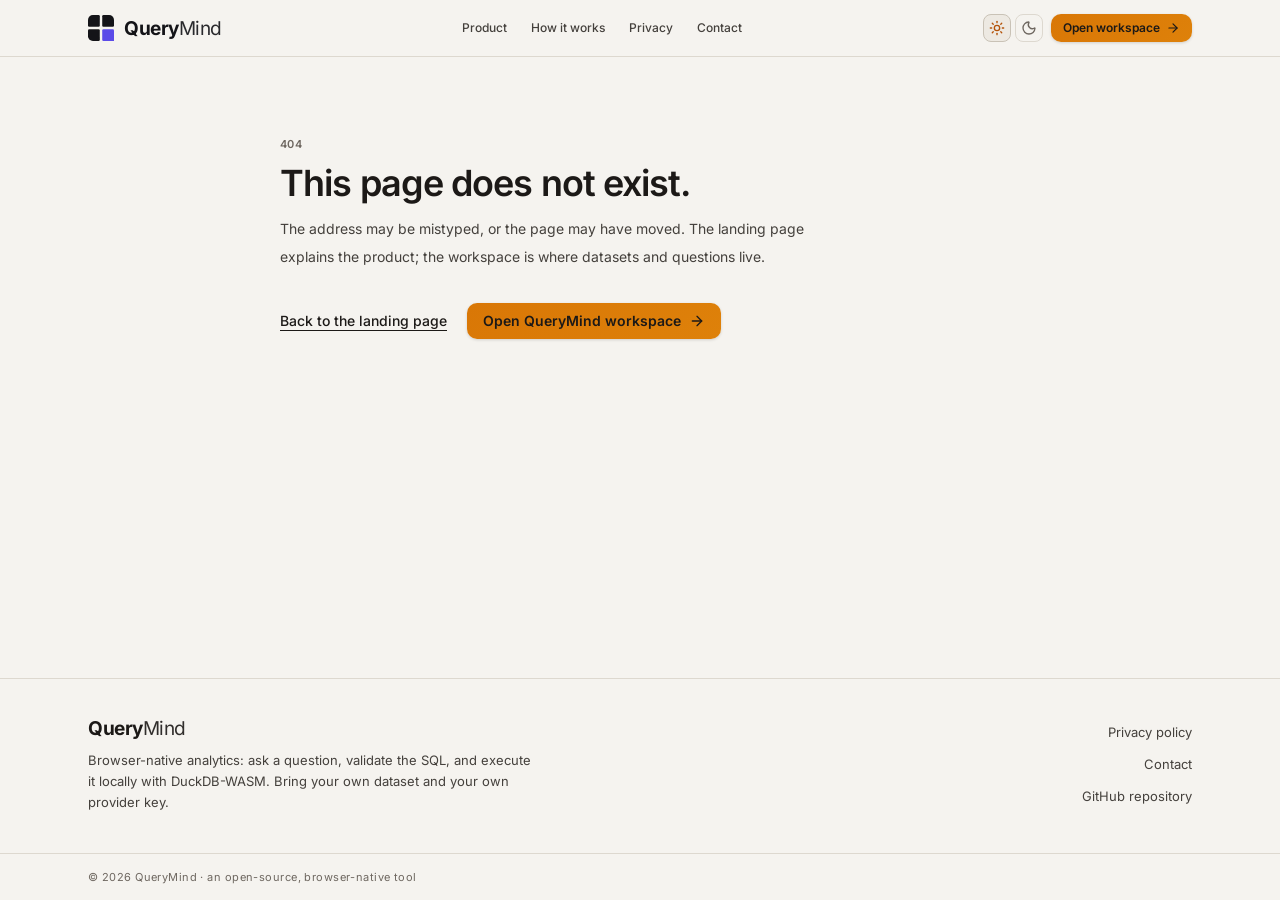
<file: index.html>
<!doctype html>
<html lang="en">
  <head>
    <meta charset="UTF-8" />
    <script>
      // Resolves the theme before the first paint so neither theme can flash. The application reads
      // the same key and rule through src/services/theme.ts, so this stays a reader, never a state owner.
      (function () {
        var preference = 'system';
        try {
          var stored = localStorage.getItem('query_mind_theme_preference');
          if (stored === 'light' || stored === 'dark' || stored === 'system') preference = stored;
        } catch (e) {}
        var isDark = preference === 'dark';
        if (preference === 'system') {
          try { isDark = matchMedia('(prefers-color-scheme: dark)').matches; } catch (e) {}
        }
        document.documentElement.classList.toggle('dark', isDark);
      })();
    </script>
    <meta name="viewport" content="width=device-width, initial-scale=1.0, viewport-fit=cover" />
    <!-- seo:start -->
  <title>QueryMind | Browser-Based Natural Language to SQL</title>
  <meta name="description" content="Ask questions about your data in plain English. QueryMind turns natural language into SQL and runs the analysis locally in your browser with DuckDB-WASM." />
  <meta name="robots" content="index,follow" />
  <link rel="canonical" href="https://querymind.in/" />
  <meta property="og:type" content="website" />
  <meta property="og:site_name" content="QueryMind" />
  <meta property="og:title" content="QueryMind | Browser-Based Natural Language to SQL" />
  <meta property="og:description" content="Ask questions about your data in plain English. QueryMind turns natural language into SQL and runs the analysis locally in your browser with DuckDB-WASM." />
  <meta property="og:url" content="https://querymind.in/" />
  <meta property="og:image" content="https://querymind.in/og/querymind-social-preview.png" />
  <meta property="og:image:width" content="1200" />
  <meta property="og:image:height" content="630" />
  <meta property="og:image:alt" content="QueryMind — Browser-Based Natural Language to SQL" />
  <meta name="twitter:card" content="summary_large_image" />
  <meta name="twitter:title" content="QueryMind | Browser-Based Natural Language to SQL" />
  <meta name="twitter:description" content="Ask questions about your data in plain English. QueryMind turns natural language into SQL and runs the analysis locally in your browser with DuckDB-WASM." />
  <meta name="twitter:image" content="https://querymind.in/og/querymind-social-preview.png" />
  <script type="application/ld+json">
{
  "@context": "https://schema.org",
  "@graph": [
    {
      "@type": "WebSite",
      "@id": "https://querymind.in/#website",
      "url": "https://querymind.in/",
      "name": "QueryMind"
    },
    {
      "@type": "SoftwareApplication",
      "@id": "https://querymind.in/#software",
      "name": "QueryMind",
      "url": "https://querymind.in/",
      "description": "Browser-based natural-language analytics: ask questions about a dataset in plain English, get validated SQL, and execute it locally with DuckDB-WASM.",
      "applicationCategory": "BusinessApplication",
      "operatingSystem": "Web browser",
      "featureList": [
        "Natural-language questions to validated SQL",
        "Local SQL execution with DuckDB-WASM",
        "CSV upload and in-browser parsing",
        "Interactive charts and evidence-grounded summaries",
        "Bring-your-own-key configuration for Gemini, Groq and OpenAI"
      ]
    }
  ]
}
  </script>
  <!-- seo:end -->
    <link rel="icon" type="image/svg+xml" href="data:image/svg+xml,%3Csvg xmlns='http://www.w3.org/2000/svg' viewBox='0 0 64 64'%3E%3Cpath d='M12,0 H26 A3,3 0 0 1 29,3 V26 A3,3 0 0 1 26,29 H3 A3,3 0 0 1 0,26 V12 A12,12 0 0 1 12,0 Z' fill='%23141418'/%3E%3Cpath d='M38,0 H52 A12,12 0 0 1 64,12 V26 A3,3 0 0 1 61,29 H38 A3,3 0 0 1 35,26 V3 A3,3 0 0 1 38,0 Z' fill='%23141418'/%3E%3Cpath d='M3,35 H26 A3,3 0 0 1 29,38 V61 A3,3 0 0 1 26,64 H12 A12,12 0 0 1 0,52 V38 A3,3 0 0 1 3,35 Z' fill='%23141418'/%3E%3Cpath d='M38,35 H61 A3,3 0 0 1 64,38 V64 H38 A3,3 0 0 1 35,61 V38 A3,3 0 0 1 38,35 Z' fill='%235B4BE8'/%3E%3C/svg%3E" />
    <script type="module" crossorigin src="/assets/index-D2cQV5H0.js"></script>
    <link rel="stylesheet" crossorigin href="/assets/index-BoCwoH1v.css">
  </head>
  <body class="bg-background text-text-primary antialiased selection:bg-[#5B4BE8]/30 selection:text-text-primary min-h-screen">
    <div id="root"><div class="flex min-h-screen flex-col bg-background text-text-primary"><a href="#main-content" class="focus-ring sr-only focus:not-sr-only focus:absolute focus:left-3 focus:top-3 focus:z-50 focus:rounded-lg focus:border focus:border-border-strong focus:bg-surface focus:px-3 focus:py-2 focus:text-sm focus:text-text-primary">Skip to content</a><header class="border-b border-border-subtle bg-background"><div class="mx-auto w-full max-w-6xl px-4 sm:px-6"><div class="flex h-14 items-center justify-between gap-3"><a href="/" aria-label="QueryMind home" class="focus-ring flex min-w-0 items-center gap-2 rounded-lg py-1"><div class="inline-flex items-center gap-2.5 select-none "><svg viewBox="0 0 64 64" width="26" height="26" class="flex-shrink-0 transition-transform duration-200 group-hover:scale-105" aria-hidden="true"><defs><g id="qm-grid-cells"><path d="M12,0 H26 A3,3 0 0 1 29,3 V26 A3,3 0 0 1 26,29 H3 A3,3 0 0 1 0,26 V12 A12,12 0 0 1 12,0 Z" fill="#141418"></path><path d="M38,0 H52 A12,12 0 0 1 64,12 V26 A3,3 0 0 1 61,29 H38 A3,3 0 0 1 35,26 V3 A3,3 0 0 1 38,0 Z" fill="#141418"></path><path d="M3,35 H26 A3,3 0 0 1 29,38 V61 A3,3 0 0 1 26,64 H12 A12,12 0 0 1 0,52 V38 A3,3 0 0 1 3,35 Z" fill="#141418"></path></g><path id="qm-cell-sharp" d="M38,35 H61 A3,3 0 0 1 64,38 V64 H38 A3,3 0 0 1 35,61 V38 A3,3 0 0 1 38,35 Z" fill="#5B4BE8"></path></defs><use href="#qm-grid-cells"></use><use href="#qm-cell-sharp"></use></svg><div class="text-[19px] tracking-tight leading-none hidden sm:inline-block" style="color:#141418"><span class="font-bold">Query</span><span class="font-normal opacity-90">Mind</span></div></div></a><nav aria-label="Primary" class="hidden items-center gap-1 md:flex"><a href="#product" class="rounded-lg px-2.5 py-1.5 text-xs font-medium text-text-secondary transition-colors duration-fast hover:bg-surface-secondary hover:text-text-primary focus-ring">Product</a><a href="#how-it-works" class="rounded-lg px-2.5 py-1.5 text-xs font-medium text-text-secondary transition-colors duration-fast hover:bg-surface-secondary hover:text-text-primary focus-ring">How it works</a><a href="/privacy" class="rounded-lg px-2.5 py-1.5 text-xs font-medium text-text-secondary transition-colors duration-fast hover:bg-surface-secondary hover:text-text-primary focus-ring">Privacy</a><a href="/contact" class="rounded-lg px-2.5 py-1.5 text-xs font-medium text-text-secondary transition-colors duration-fast hover:bg-surface-secondary hover:text-text-primary focus-ring">Contact</a></nav><div class="flex flex-shrink-0 items-center gap-1.5 sm:gap-2"><div role="group" aria-label="Theme" class="flex items-center gap-1"><button type="button" aria-pressed="true" aria-label="Light theme" title="Light theme" class="btn-interactive inline-flex h-7 w-7 items-center justify-center rounded-lg border transition-colors duration-fast focus-ring border-border-strong bg-surface-secondary text-text-primary"><svg xmlns="http://www.w3.org/2000/svg" width="24" height="24" viewBox="0 0 24 24" fill="none" stroke="currentColor" stroke-width="2" stroke-linecap="round" stroke-linejoin="round" class="lucide lucide-sun h-4 w-4 text-warning" aria-hidden="true"><circle cx="12" cy="12" r="4"></circle><path d="M12 2v2"></path><path d="M12 20v2"></path><path d="m4.93 4.93 1.41 1.41"></path><path d="m17.66 17.66 1.41 1.41"></path><path d="M2 12h2"></path><path d="M20 12h2"></path><path d="m6.34 17.66-1.41 1.41"></path><path d="m19.07 4.93-1.41 1.41"></path></svg></button><button type="button" aria-pressed="false" aria-label="Dark theme" title="Dark theme" class="btn-interactive inline-flex h-7 w-7 items-center justify-center rounded-lg border transition-colors duration-fast focus-ring border-border-subtle text-text-muted hover:border-border-strong hover:text-text-primary"><svg xmlns="http://www.w3.org/2000/svg" width="24" height="24" viewBox="0 0 24 24" fill="none" stroke="currentColor" stroke-width="2" stroke-linecap="round" stroke-linejoin="round" class="lucide lucide-moon h-4 w-4" aria-hidden="true"><path d="M20.985 12.486a9 9 0 1 1-9.473-9.472c.405-.022.617.46.402.803a6 6 0 0 0 8.268 8.268c.344-.215.825-.004.803.401"></path></svg></button></div><a href="/app" class="btn-accent-gradient focus-ring inline-flex items-center gap-1.5 px-3 py-1.5 text-xs">Open workspace<svg xmlns="http://www.w3.org/2000/svg" width="24" height="24" viewBox="0 0 24 24" fill="none" stroke="currentColor" stroke-width="2" stroke-linecap="round" stroke-linejoin="round" class="lucide lucide-arrow-right h-3.5 w-3.5" aria-hidden="true"><path d="M5 12h14"></path><path d="m12 5 7 7-7 7"></path></svg></a></div></div><nav aria-label="Primary (compact)" class="flex flex-wrap gap-x-4 gap-y-1 pb-2.5 md:hidden"><a href="#product" class="inline-flex min-h-6 items-center rounded text-xs font-medium text-text-secondary transition-colors duration-fast hover:text-text-primary focus-ring">Product</a><a href="#how-it-works" class="inline-flex min-h-6 items-center rounded text-xs font-medium text-text-secondary transition-colors duration-fast hover:text-text-primary focus-ring">How it works</a><a href="/privacy" class="inline-flex min-h-6 items-center rounded text-xs font-medium text-text-secondary transition-colors duration-fast hover:text-text-primary focus-ring">Privacy</a><a href="/contact" class="inline-flex min-h-6 items-center rounded text-xs font-medium text-text-secondary transition-colors duration-fast hover:text-text-primary focus-ring">Contact</a></nav></div></header><main id="main-content" tabindex="-1" class="flex-1"><section aria-labelledby="hero-heading" class="mx-auto w-full max-w-6xl px-4 pb-14 pt-14 sm:px-6 sm:pb-20 sm:pt-20"><div class="grid gap-12 lg:grid-cols-[minmax(0,1.15fr)_minmax(0,0.85fr)] lg:items-center"><div><p class="section-label">Browser-based conversational analytics</p><h1 id="hero-heading" class="mt-4 text-4xl font-semibold leading-[1.05] tracking-[-0.025em] text-text-primary sm:text-5xl">Turn natural-language questions into SQL in your browser.</h1><p class="mt-5 max-w-xl text-base leading-relaxed text-text-secondary sm:text-lg">QueryMind turns natural-language questions into analytical queries, interactive charts and structured insights, with SQL execution powered by DuckDB-WASM in your browser.</p><div class="mt-8"><a href="/app" class="btn-accent-gradient focus-ring inline-flex items-center justify-center gap-2 px-5 py-3 text-sm">Open QueryMind workspace<svg xmlns="http://www.w3.org/2000/svg" width="24" height="24" viewBox="0 0 24 24" fill="none" stroke="currentColor" stroke-width="2" stroke-linecap="round" stroke-linejoin="round" class="lucide lucide-arrow-right h-4 w-4" aria-hidden="true"><path d="M5 12h14"></path><path d="m12 5 7 7-7 7"></path></svg></a></div><p class="mt-4 max-w-xl text-prose text-text-muted">Bring your dataset. Choose your AI provider. Keep analytical execution in your browser.</p></div><figure class="rounded-xl border border-border-subtle bg-surface p-5 sm:p-6"><div class="flex flex-wrap items-center justify-between gap-3 border-b border-border-subtle pb-3"><span class="section-label">Analysis path</span><span class="inline-flex items-center gap-1.5 rounded-full border border-badge-success-border bg-badge-success-bg px-2.5 py-0.5 text-meta font-semibold text-badge-success-fg"><svg xmlns="http://www.w3.org/2000/svg" width="24" height="24" viewBox="0 0 24 24" fill="none" stroke="currentColor" stroke-width="2" stroke-linecap="round" stroke-linejoin="round" class="lucide lucide-shield-check h-3 w-3" aria-hidden="true"><path d="M20 13c0 5-3.5 7.5-7.66 8.95a1 1 0 0 1-.67-.01C7.5 20.5 4 18 4 13V6a1 1 0 0 1 1-1c2 0 4.5-1.2 6.24-2.72a1.17 1.17 0 0 1 1.52 0C14.51 3.81 17 5 19 5a1 1 0 0 1 1 1z"></path><path d="m9 12 2 2 4-4"></path></svg>Rows processed in the browser</span></div><ol class="mt-1 divide-y divide-border-subtle"><li class="flex items-baseline gap-4 py-2.5"><span class="w-6 flex-shrink-0 font-mono text-meta text-text-muted">01</span><span class="w-20 flex-shrink-0 text-xs font-semibold text-text-primary">Question</span><span class="text-prose text-text-muted">Your question, in plain English</span></li><li class="flex items-baseline gap-4 py-2.5"><span class="w-6 flex-shrink-0 font-mono text-meta text-text-muted">02</span><span class="w-20 flex-shrink-0 text-xs font-semibold text-text-primary">Plan</span><span class="text-prose text-text-muted">Provider semantic plan, when one is configured</span></li><li class="flex items-baseline gap-4 py-2.5"><span class="w-6 flex-shrink-0 font-mono text-meta text-text-muted">03</span><span class="w-20 flex-shrink-0 text-xs font-semibold text-text-primary">Validate</span><span class="text-prose text-text-muted">Deterministic SQL contract and sandbox checks</span></li><li class="flex items-baseline gap-4 py-2.5"><span class="w-6 flex-shrink-0 font-mono text-meta text-text-muted">04</span><span class="w-20 flex-shrink-0 text-xs font-semibold text-text-primary">Execute</span><span class="text-prose text-text-muted">DuckDB-WASM worker in this browser</span></li><li class="flex items-baseline gap-4 py-2.5"><span class="w-6 flex-shrink-0 font-mono text-meta text-text-muted">05</span><span class="w-20 flex-shrink-0 text-xs font-semibold text-text-primary">Result</span><span class="text-prose text-text-muted">Table, chart and summary computed from rows</span></li></ol><figcaption class="mt-4 border-t border-border-subtle pt-3 text-meta text-text-muted">A schematic of the pipeline, not a screenshot of a result.</figcaption></figure></div></section><section id="product" aria-labelledby="product-heading" class="border-t border-border-subtle"><div class="mx-auto w-full max-w-6xl px-4 py-14 sm:px-6 sm:py-20"><p class="section-label">What you can rely on</p><h2 id="product-heading" class="mt-3 max-w-2xl text-2xl font-semibold tracking-tight text-text-primary sm:text-3xl">Answers you can inspect, on data you can keep in place.</h2><p class="mt-3 max-w-2xl text-prose text-text-secondary">QueryMind separates the parts that guess from the parts that must be exact. The model plans; deterministic validation and a local engine decide what executes.</p><div class="mt-10 grid gap-x-10 gap-y-8 sm:grid-cols-2"><div class="border-t border-border-strong pt-4"><svg xmlns="http://www.w3.org/2000/svg" width="24" height="24" viewBox="0 0 24 24" fill="none" stroke="currentColor" stroke-width="2" stroke-linecap="round" stroke-linejoin="round" class="lucide lucide-shield-check h-5 w-5 text-accent" aria-hidden="true"><path d="M20 13c0 5-3.5 7.5-7.66 8.95a1 1 0 0 1-.67-.01C7.5 20.5 4 18 4 13V6a1 1 0 0 1 1-1c2 0 4.5-1.2 6.24-2.72a1.17 1.17 0 0 1 1.52 0C14.51 3.81 17 5 19 5a1 1 0 0 1 1 1z"></path><path d="m9 12 2 2 4-4"></path></svg><h3 class="mt-3 text-heading font-semibold text-text-primary">Grounded in the executed result</h3><p class="mt-2 text-prose text-text-secondary">Summary sentences are computed from the rows DuckDB returned. Provider prose is never treated as the answer.</p></div><div class="border-t border-border-strong pt-4"><svg xmlns="http://www.w3.org/2000/svg" width="24" height="24" viewBox="0 0 24 24" fill="none" stroke="currentColor" stroke-width="2" stroke-linecap="round" stroke-linejoin="round" class="lucide lucide-list-checks h-5 w-5 text-accent" aria-hidden="true"><path d="M13 5h8"></path><path d="M13 12h8"></path><path d="M13 19h8"></path><path d="m3 17 2 2 4-4"></path><path d="m3 7 2 2 4-4"></path></svg><h3 class="mt-3 text-heading font-semibold text-text-primary">A validation contract before execution</h3><p class="mt-2 text-prose text-text-secondary">Plans must pass structural SQL checks, a read-only allowlist and table isolation. Unsupported metrics are refused before a provider call.</p></div><div class="border-t border-border-strong pt-4"><svg xmlns="http://www.w3.org/2000/svg" width="24" height="24" viewBox="0 0 24 24" fill="none" stroke="currentColor" stroke-width="2" stroke-linecap="round" stroke-linejoin="round" class="lucide lucide-database h-5 w-5 text-accent" aria-hidden="true"><ellipse cx="12" cy="5" rx="9" ry="3"></ellipse><path d="M3 5V19A9 3 0 0 0 21 19V5"></path><path d="M3 12A9 3 0 0 0 21 12"></path></svg><h3 class="mt-3 text-heading font-semibold text-text-primary">Local execution by default</h3><p class="mt-2 text-prose text-text-secondary">Queries run in a DuckDB-WASM worker inside your browser, bounded by a 15-second timeout and a 5,000-row result cap.</p></div><div class="border-t border-border-strong pt-4"><svg xmlns="http://www.w3.org/2000/svg" width="24" height="24" viewBox="0 0 24 24" fill="none" stroke="currentColor" stroke-width="2" stroke-linecap="round" stroke-linejoin="round" class="lucide lucide-key-round h-5 w-5 text-accent" aria-hidden="true"><path d="M2.586 17.414A2 2 0 0 0 2 18.828V21a1 1 0 0 0 1 1h3a1 1 0 0 0 1-1v-1a1 1 0 0 1 1-1h1a1 1 0 0 0 1-1v-1a1 1 0 0 1 1-1h.172a2 2 0 0 0 1.414-.586l.814-.814a6.5 6.5 0 1 0-4-4z"></path><circle cx="16.5" cy="7.5" r=".5" fill="currentColor"></circle></svg><h3 class="mt-3 text-heading font-semibold text-text-primary">Your key, your provider</h3><p class="mt-2 text-prose text-text-secondary">Requests go directly from your browser to Gemini, Groq or OpenAI. There is no QueryMind server in the path, and a key stays in tab memory unless you opt in.</p></div></div></div></section><section id="how-it-works" aria-labelledby="how-heading" class="border-t border-border-subtle bg-surface"><div class="mx-auto w-full max-w-6xl px-4 py-14 sm:px-6 sm:py-20"><p class="section-label">How it works</p><h2 id="how-heading" class="mt-3 max-w-2xl text-2xl font-semibold tracking-tight text-text-primary sm:text-3xl">From a CSV to a verified answer.</h2><ol class="mt-10 grid gap-8 md:grid-cols-3"><li class="border-t border-border-strong pt-5"><span class="font-mono text-meta text-accent">STEP 01</span><h3 class="mt-2 text-heading font-semibold text-text-primary">Load a dataset</h3><p class="mt-2 text-prose text-text-secondary">Choose a bundled sample or upload a CSV. Parsing happens in your browser and the data is loaded into an in-memory DuckDB-WASM database.</p></li><li class="border-t border-border-strong pt-5"><span class="font-mono text-meta text-accent">STEP 02</span><h3 class="mt-2 text-heading font-semibold text-text-primary">Ask an analytical question</h3><p class="mt-2 text-prose text-text-secondary">With a provider configured, your question and structural column metadata are sent to that provider. Without a key, verified sample questions still run through the curated local path.</p></li><li class="border-t border-border-strong pt-5"><span class="font-mono text-meta text-accent">STEP 03</span><h3 class="mt-2 text-heading font-semibold text-text-primary">Inspect and export the results</h3><p class="mt-2 text-prose text-text-secondary">Review the validated SQL, integrity checks, chart, table and evidence-based summary, then export the result table as CSV or JSON — generated locally in the browser.</p></li></ol><p class="mt-10 max-w-3xl border-l-2 border-accent pl-4 text-prose text-text-secondary">SQL execution happens in a DuckDB-WASM worker in your browser. When you configure a provider, it acts as a semantic planner and never executes the query itself.</p></div></section><section aria-labelledby="tagline-heading" class="border-t border-border-subtle"><div class="mx-auto w-full max-w-6xl px-4 py-16 sm:px-6 sm:py-24"><h2 id="tagline-heading" class="sr-only">How QueryMind divides the work</h2><p class="mx-auto max-w-3xl text-center text-2xl font-medium leading-snug tracking-tight text-text-primary sm:text-3xl">Your questions guide the analysis.<!-- --> <span class="text-text-muted">Your browser executes the query.</span></p></div></section><section id="privacy" aria-labelledby="privacy-heading" class="border-t border-border-subtle bg-surface"><div class="mx-auto w-full max-w-6xl px-4 py-14 sm:px-6 sm:py-20"><div class="grid gap-10 lg:grid-cols-[minmax(0,1fr)_minmax(0,1fr)]"><div><p class="section-label">Privacy and trust</p><h2 id="privacy-heading" class="mt-3 text-2xl font-semibold tracking-tight text-text-primary sm:text-3xl">Privacy is part of the architecture.</h2><a href="/privacy" class="focus-ring mt-6 inline-flex items-center gap-1.5 rounded text-sm font-semibold text-accent underline underline-offset-4">Read our privacy policy<svg xmlns="http://www.w3.org/2000/svg" width="24" height="24" viewBox="0 0 24 24" fill="none" stroke="currentColor" stroke-width="2" stroke-linecap="round" stroke-linejoin="round" class="lucide lucide-arrow-right h-3.5 w-3.5" aria-hidden="true"><path d="M5 12h14"></path><path d="m12 5 7 7-7 7"></path></svg></a></div><ul class="space-y-3 text-prose text-text-secondary"><li class="flex gap-3"><span class="mt-[7px] h-1 w-1 flex-shrink-0 rounded-full bg-text-muted" aria-hidden="true"></span><span>Dataset rows are parsed and queried in your browser. QueryMind operates no backend of its own.</span></li><li class="flex gap-3"><span class="mt-[7px] h-1 w-1 flex-shrink-0 rounded-full bg-text-muted" aria-hidden="true"></span><span>When a provider is configured, your question and relevant column metadata are sent to that provider — a separate recipient with its own retention terms.</span></li><li class="flex gap-3"><span class="mt-[7px] h-1 w-1 flex-shrink-0 rounded-full bg-text-muted" aria-hidden="true"></span><span>SQL runs locally on DuckDB-WASM. Result rows are not included in provider requests.</span></li><li class="flex gap-3"><span class="mt-[7px] h-1 w-1 flex-shrink-0 rounded-full bg-text-muted" aria-hidden="true"></span><span>Your API key stays in tab memory unless you explicitly enable “Remember API key”.</span></li><li class="flex gap-3"><span class="mt-[7px] h-1 w-1 flex-shrink-0 rounded-full bg-text-muted" aria-hidden="true"></span><span>The hosting platform may process request metadata independently of the application.</span></li></ul></div></div></section><section id="faq" aria-labelledby="faq-heading" class="border-t border-border-subtle"><div class="mx-auto w-full max-w-3xl px-4 py-14 sm:px-6 sm:py-20"><p class="section-label">FAQ</p><h2 id="faq-heading" class="mt-3 text-2xl font-semibold tracking-tight text-text-primary sm:text-3xl">Questions before you begin.</h2><div class="mt-8 divide-y divide-border-subtle border-t border-border-subtle"><details class="group py-4"><summary class="focus-ring flex cursor-pointer list-none items-center justify-between gap-4 rounded text-sm font-medium text-text-primary [&amp;::-webkit-details-marker]:hidden">Do I need an account?<svg xmlns="http://www.w3.org/2000/svg" width="24" height="24" viewBox="0 0 24 24" fill="none" stroke="currentColor" stroke-width="2" stroke-linecap="round" stroke-linejoin="round" class="lucide lucide-chevron-down h-4 w-4 flex-shrink-0 text-text-muted transition-transform duration-fast group-open:rotate-180" aria-hidden="true"><path d="m6 9 6 6 6-6"></path></svg></summary><p class="mt-3 text-prose text-text-secondary">No. QueryMind has no sign-up, login or user accounts. The workspace opens directly in your browser.</p></details><details class="group py-4"><summary class="focus-ring flex cursor-pointer list-none items-center justify-between gap-4 rounded text-sm font-medium text-text-primary [&amp;::-webkit-details-marker]:hidden">Do I need an API key?<svg xmlns="http://www.w3.org/2000/svg" width="24" height="24" viewBox="0 0 24 24" fill="none" stroke="currentColor" stroke-width="2" stroke-linecap="round" stroke-linejoin="round" class="lucide lucide-chevron-down h-4 w-4 flex-shrink-0 text-text-muted transition-transform duration-fast group-open:rotate-180" aria-hidden="true"><path d="m6 9 6 6 6-6"></path></svg></summary><p class="mt-3 text-prose text-text-secondary">A key is required for arbitrary questions about your own dataset. The bundled sample datasets include verified sample questions that are answered by a curated local path without contacting a provider.</p></details><details class="group py-4"><summary class="focus-ring flex cursor-pointer list-none items-center justify-between gap-4 rounded text-sm font-medium text-text-primary [&amp;::-webkit-details-marker]:hidden">What happens to my CSV?<svg xmlns="http://www.w3.org/2000/svg" width="24" height="24" viewBox="0 0 24 24" fill="none" stroke="currentColor" stroke-width="2" stroke-linecap="round" stroke-linejoin="round" class="lucide lucide-chevron-down h-4 w-4 flex-shrink-0 text-text-muted transition-transform duration-fast group-open:rotate-180" aria-hidden="true"><path d="m6 9 6 6 6-6"></path></svg></summary><p class="mt-3 text-prose text-text-secondary">It is parsed in your browser and loaded into an in-memory DuckDB-WASM database. QueryMind operates no backend that could receive it, and dataset rows are not included in provider prompts.</p></details><details class="group py-4"><summary class="focus-ring flex cursor-pointer list-none items-center justify-between gap-4 rounded text-sm font-medium text-text-primary [&amp;::-webkit-details-marker]:hidden">What is sent to the AI provider?<svg xmlns="http://www.w3.org/2000/svg" width="24" height="24" viewBox="0 0 24 24" fill="none" stroke="currentColor" stroke-width="2" stroke-linecap="round" stroke-linejoin="round" class="lucide lucide-chevron-down h-4 w-4 flex-shrink-0 text-text-muted transition-transform duration-fast group-open:rotate-180" aria-hidden="true"><path d="m6 9 6 6 6-6"></path></svg></summary><p class="mt-3 text-prose text-text-secondary">Your question and structural schema metadata: column names, types, inferred roles, distinct counts, masked category labels and, only for tables of at least 25 rows, numeric ranges widened outward to two significant figures. A bound already at that precision may be sent unchanged, so widening is a minimisation measure, not an anonymity guarantee. Raw rows and query-result rows are not sent. Columns identified as PII have their values replaced with synthetic masks. A question that names an identifier-shaped column the table does not store is refused in the browser, without contacting a provider.</p></details><details class="group py-4"><summary class="focus-ring flex cursor-pointer list-none items-center justify-between gap-4 rounded text-sm font-medium text-text-primary [&amp;::-webkit-details-marker]:hidden">Which providers can I use?<svg xmlns="http://www.w3.org/2000/svg" width="24" height="24" viewBox="0 0 24 24" fill="none" stroke="currentColor" stroke-width="2" stroke-linecap="round" stroke-linejoin="round" class="lucide lucide-chevron-down h-4 w-4 flex-shrink-0 text-text-muted transition-transform duration-fast group-open:rotate-180" aria-hidden="true"><path d="m6 9 6 6 6-6"></path></svg></summary><p class="mt-3 text-prose text-text-secondary">Google Gemini, Groq and OpenAI. You choose one in Settings, paste your own key and test the connection before saving it.</p></details><details class="group py-4"><summary class="focus-ring flex cursor-pointer list-none items-center justify-between gap-4 rounded text-sm font-medium text-text-primary [&amp;::-webkit-details-marker]:hidden">Where does the SQL actually run?<svg xmlns="http://www.w3.org/2000/svg" width="24" height="24" viewBox="0 0 24 24" fill="none" stroke="currentColor" stroke-width="2" stroke-linecap="round" stroke-linejoin="round" class="lucide lucide-chevron-down h-4 w-4 flex-shrink-0 text-text-muted transition-transform duration-fast group-open:rotate-180" aria-hidden="true"><path d="m6 9 6 6 6-6"></path></svg></summary><p class="mt-3 text-prose text-text-secondary">In a DuckDB-WASM worker inside your browser. The provider proposes a query plan; QueryMind validates it and executes it locally, with a 15-second timeout and a 5,000-row cap.</p></details><details class="group py-4"><summary class="focus-ring flex cursor-pointer list-none items-center justify-between gap-4 rounded text-sm font-medium text-text-primary [&amp;::-webkit-details-marker]:hidden">Is my API key stored?<svg xmlns="http://www.w3.org/2000/svg" width="24" height="24" viewBox="0 0 24 24" fill="none" stroke="currentColor" stroke-width="2" stroke-linecap="round" stroke-linejoin="round" class="lucide lucide-chevron-down h-4 w-4 flex-shrink-0 text-text-muted transition-transform duration-fast group-open:rotate-180" aria-hidden="true"><path d="m6 9 6 6 6-6"></path></svg></summary><p class="mt-3 text-prose text-text-secondary">By default the key is kept in memory for the tab session and discarded when the tab closes. It is written to browser local storage only if you enable “Remember API key”.</p></details><details class="group py-4"><summary class="focus-ring flex cursor-pointer list-none items-center justify-between gap-4 rounded text-sm font-medium text-text-primary [&amp;::-webkit-details-marker]:hidden">Can I see what was sent to a provider?<svg xmlns="http://www.w3.org/2000/svg" width="24" height="24" viewBox="0 0 24 24" fill="none" stroke="currentColor" stroke-width="2" stroke-linecap="round" stroke-linejoin="round" class="lucide lucide-chevron-down h-4 w-4 flex-shrink-0 text-text-muted transition-transform duration-fast group-open:rotate-180" aria-hidden="true"><path d="m6 9 6 6 6-6"></path></svg></summary><p class="mt-3 text-prose text-text-secondary">Yes. The Telemetry Auditor records each provider dispatch the application makes in this session. It is an application-level record of those dispatches, not a full network monitor.</p></details><details class="group py-4"><summary class="focus-ring flex cursor-pointer list-none items-center justify-between gap-4 rounded text-sm font-medium text-text-primary [&amp;::-webkit-details-marker]:hidden">Does QueryMind work offline?<svg xmlns="http://www.w3.org/2000/svg" width="24" height="24" viewBox="0 0 24 24" fill="none" stroke="currentColor" stroke-width="2" stroke-linecap="round" stroke-linejoin="round" class="lucide lucide-chevron-down h-4 w-4 flex-shrink-0 text-text-muted transition-transform duration-fast group-open:rotate-180" aria-hidden="true"><path d="m6 9 6 6 6-6"></path></svg></summary><p class="mt-3 text-prose text-text-secondary">SQL execution and dataset parsing are local, but the application, its worker scripts and the DuckDB-WASM binaries are delivered over the network, and arbitrary questions need a provider connection. Local execution does not make the application offline-capable.</p></details><details class="group py-4"><summary class="focus-ring flex cursor-pointer list-none items-center justify-between gap-4 rounded text-sm font-medium text-text-primary [&amp;::-webkit-details-marker]:hidden">Where can I read more about privacy?<svg xmlns="http://www.w3.org/2000/svg" width="24" height="24" viewBox="0 0 24 24" fill="none" stroke="currentColor" stroke-width="2" stroke-linecap="round" stroke-linejoin="round" class="lucide lucide-chevron-down h-4 w-4 flex-shrink-0 text-text-muted transition-transform duration-fast group-open:rotate-180" aria-hidden="true"><path d="m6 9 6 6 6-6"></path></svg></summary><p class="mt-3 text-prose text-text-secondary">The privacy policy covers dataset handling, provider requests, browser storage and hosting infrastructure. The contact page lists the project’s verified public channels.</p></details></div></div></section><section aria-labelledby="cta-heading" class="border-t border-border-subtle"><div class="mx-auto w-full max-w-6xl px-4 py-14 sm:px-6 sm:py-20"><div class="rounded-xl border border-border-subtle bg-surface p-6 sm:p-10"><h2 id="cta-heading" class="text-2xl font-semibold tracking-tight text-text-primary sm:text-3xl">Ready to explore your data?</h2><p class="mt-3 max-w-xl text-prose text-text-secondary">Start with a bundled sample dataset, or upload your own CSV inside the workspace. A provider key is only needed for arbitrary questions about your own data.</p><a href="/app" class="btn-accent-gradient focus-ring mt-6 inline-flex items-center gap-2 px-5 py-3 text-sm">Open QueryMind workspace<svg xmlns="http://www.w3.org/2000/svg" width="24" height="24" viewBox="0 0 24 24" fill="none" stroke="currentColor" stroke-width="2" stroke-linecap="round" stroke-linejoin="round" class="lucide lucide-arrow-right h-4 w-4" aria-hidden="true"><path d="M5 12h14"></path><path d="m12 5 7 7-7 7"></path></svg></a><p class="mt-3 text-meta text-text-muted">No account. No QueryMind server.</p></div></div></section></main><footer class="border-t border-border-subtle bg-background"><div class="mx-auto grid w-full max-w-6xl gap-8 px-4 py-10 sm:grid-cols-[minmax(0,1fr)_auto] sm:px-6"><div><p class="text-[19px] leading-none tracking-tight text-text-primary"><span class="font-bold">Query</span><span class="font-normal opacity-90">Mind</span></p><p class="mt-3 max-w-md text-prose text-text-secondary">Browser-native analytics: ask a question, validate the SQL, and execute it locally with DuckDB-WASM. Bring your own dataset and your own provider key.</p></div><nav aria-label="Footer"><ul class="flex flex-wrap gap-x-5 gap-y-2 sm:flex-col sm:items-end"><li><a href="/privacy" class="rounded text-prose text-text-secondary transition-colors duration-fast hover:text-text-primary focus-ring">Privacy policy</a></li><li><a href="/contact" class="rounded text-prose text-text-secondary transition-colors duration-fast hover:text-text-primary focus-ring">Contact</a></li><li><a href="https://github.com/Shanksreddy005/query_main" class="rounded text-prose text-text-secondary transition-colors duration-fast hover:text-text-primary focus-ring" target="_blank" rel="noreferrer noopener">GitHub repository<span class="sr-only"> (opens in a new tab)</span></a></li></ul></nav></div><div class="border-t border-border-subtle"><div class="mx-auto w-full max-w-6xl px-4 py-4 text-meta text-text-muted sm:px-6">© <!-- -->2026<!-- --> QueryMind · an open-source, browser-native tool</div></div></footer></div></div>
  </body>
</html>
</file>
